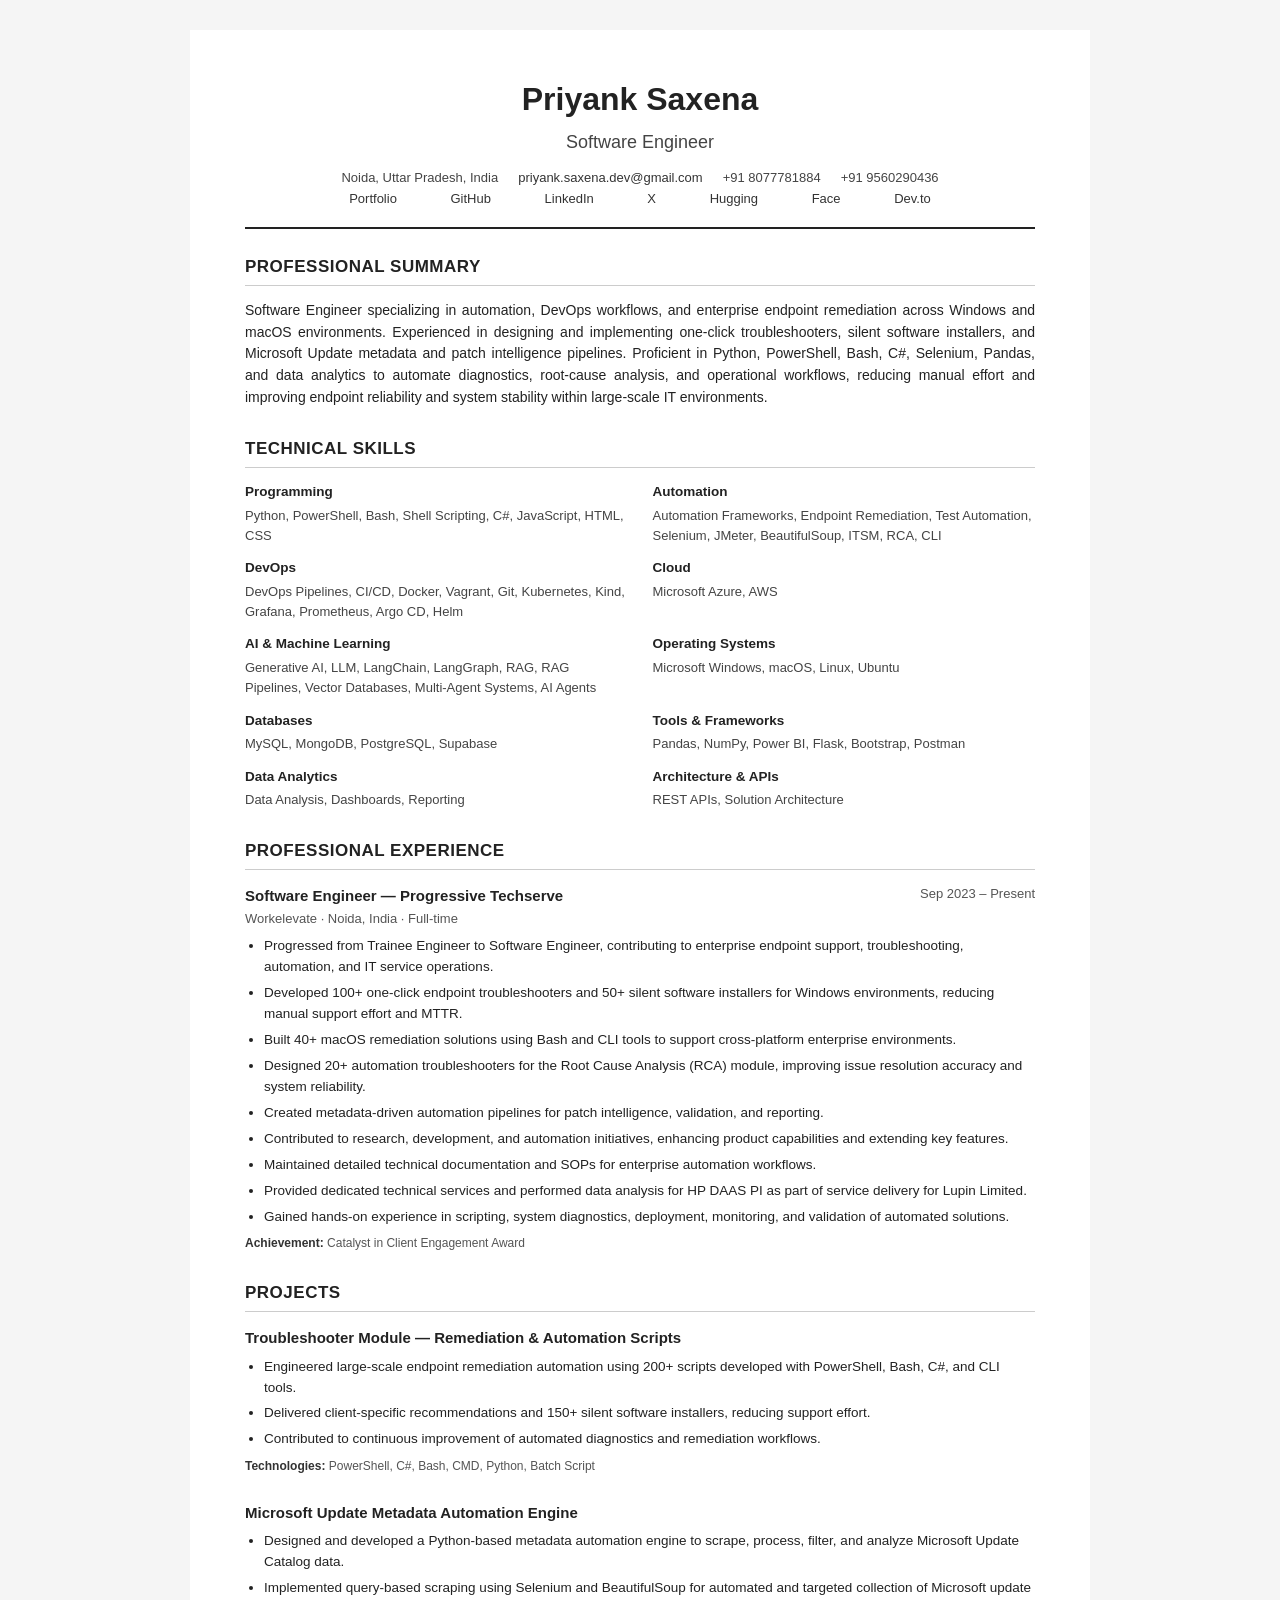
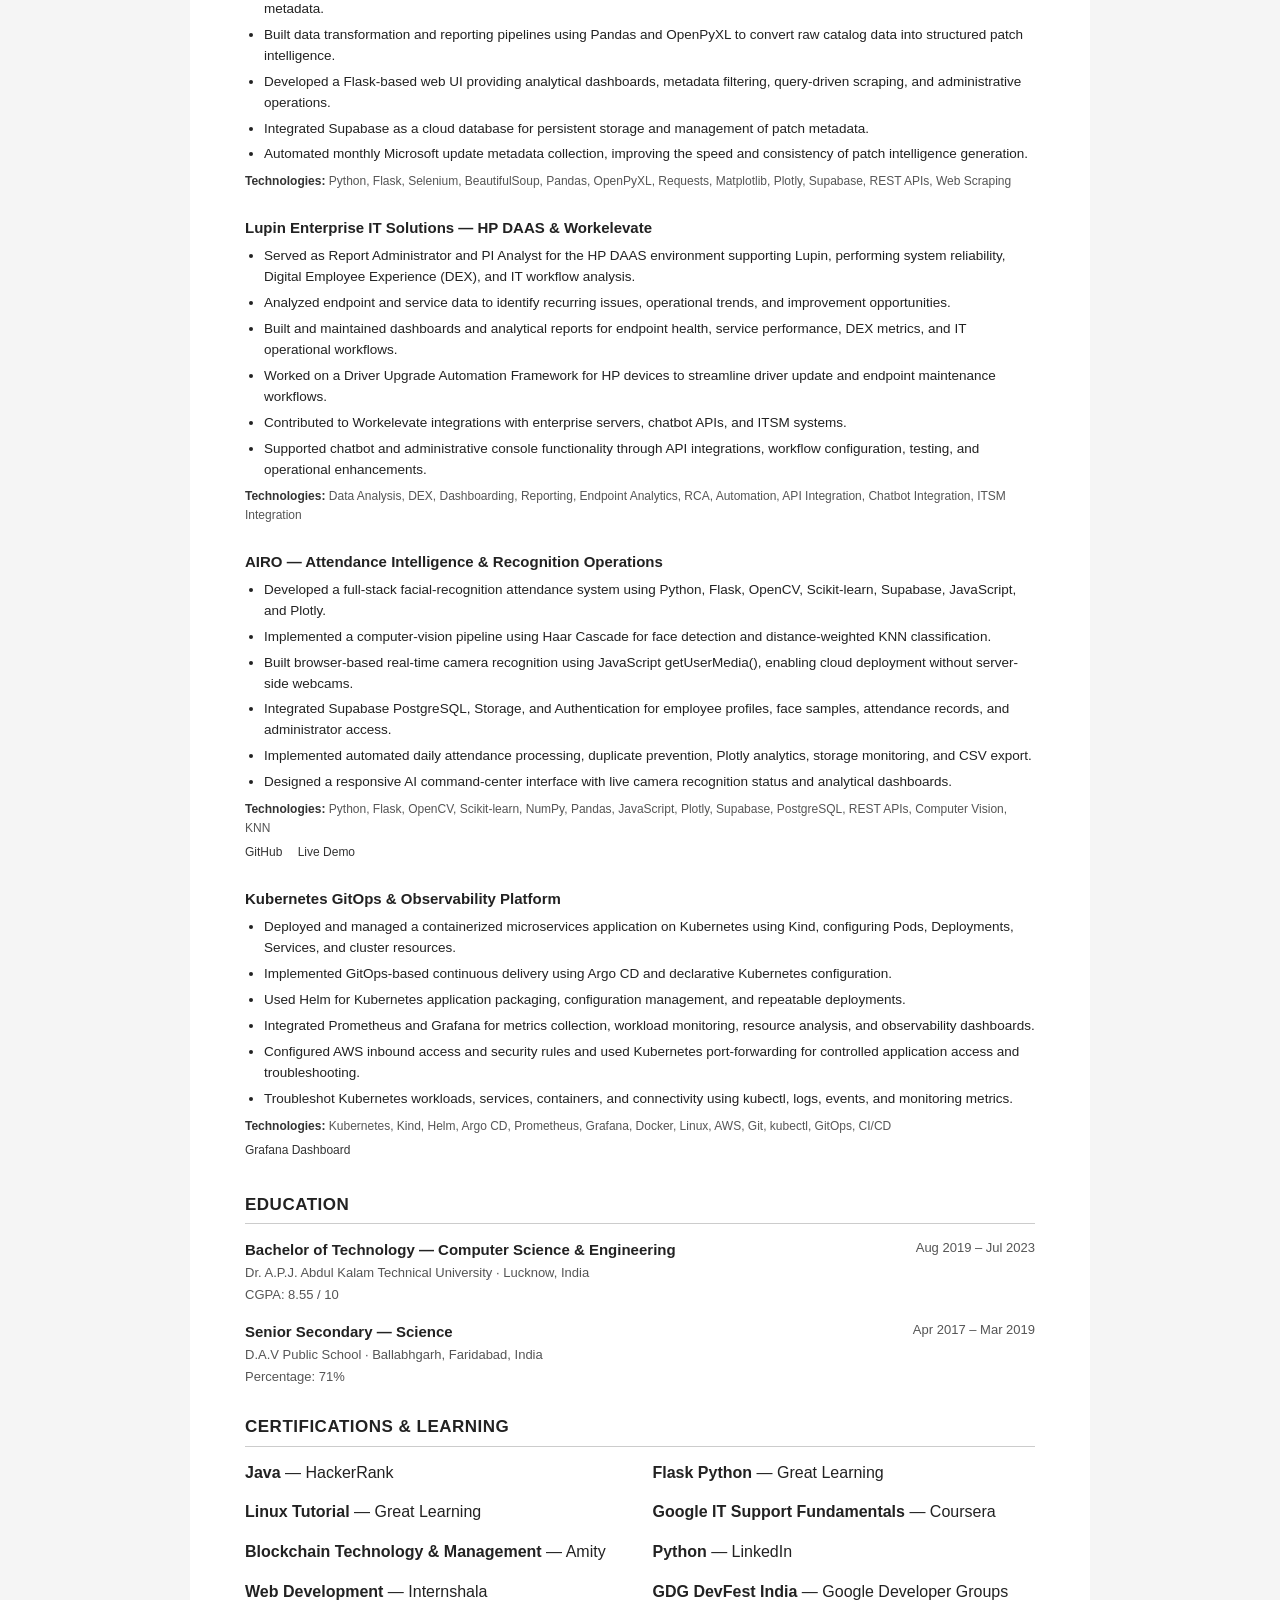
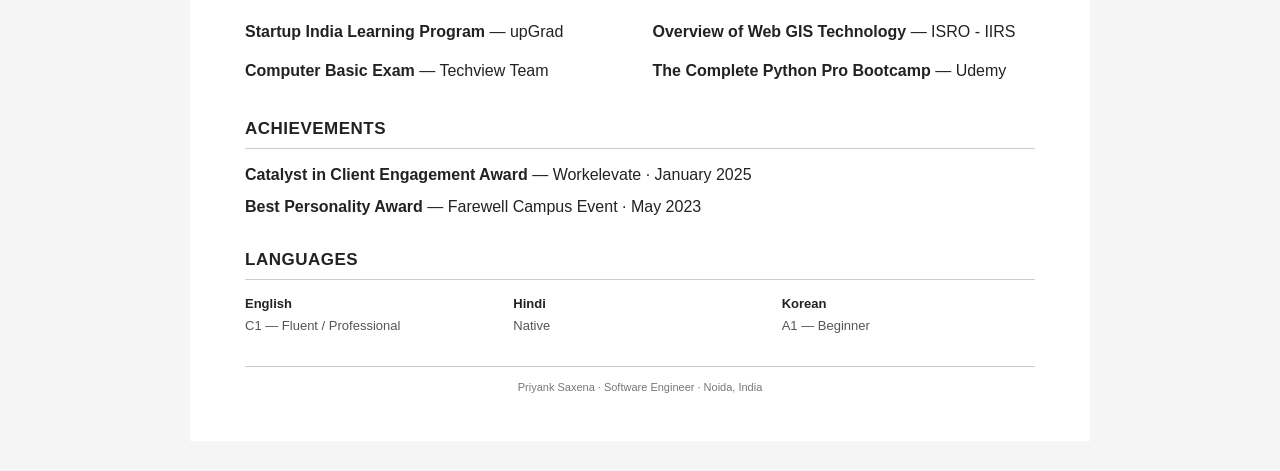
<file: seed/PriyankResume.html>
<!DOCTYPE html>
<html lang="en">
<head>
    <meta charset="UTF-8">
    <meta name="viewport" content="width=device-width, initial-scale=1.0">

    <title>Priyank Saxena | Software Engineer</title>

    <style>
        * {
            box-sizing: border-box;
            margin: 0;
            padding: 0;
        }

        body {
            font-family: Arial, Helvetica, sans-serif;
            background: #f5f5f5;
            color: #222;
            line-height: 1.55;
        }

        .resume {
            max-width: 900px;
            margin: 30px auto;
            background: #fff;
            padding: 45px 55px;
        }

        /* Header */
        .header {
            border-bottom: 2px solid #222;
            padding-bottom: 18px;
            margin-bottom: 25px;
        }

        .header h1 {
            font-size: 32px;
            font-weight: 700;
            margin-bottom: 4px;
        }

        .header .title {
            font-size: 18px;
            color: #444;
            margin-bottom: 12px;
        }

        .contact {
            /* display: flex; */
            /* flex-wrap: wrap; */
            gap: 6px 16px;
            font-size: 13px;
            color: #444;
        }

        .contact a {
            color: #333;
            text-decoration: none;
        }

        .contact a:hover {
            text-decoration: underline;
        }

        /* Sections */
        section {
            margin-bottom: 27px;
        }

        .section-title {
            font-size: 17px;
            font-weight: 700;
            text-transform: uppercase;
            letter-spacing: 0.5px;
            border-bottom: 1px solid #ccc;
            padding-bottom: 5px;
            margin-bottom: 14px;
        }

        /* Summary */
        .summary {
            font-size: 14px;
            text-align: justify;
        }

        /* Experience */
        .experience-item,
        .project-item,
        .education-item,
        .certification-item,
        .achievement-item {
            margin-bottom: 20px;
        }

        .item-header {
            display: flex;
            justify-content: space-between;
            align-items: flex-start;
            gap: 20px;
        }

        .item-title {
            font-size: 15px;
            font-weight: 700;
        }

        .item-subtitle {
            font-size: 13px;
            color: #555;
            margin-top: 2px;
        }

        .date {
            font-size: 13px;
            color: #555;
            white-space: nowrap;
        }

        ul {
            margin-top: 7px;
            padding-left: 19px;
        }

        li {
            font-size: 13.5px;
            margin-bottom: 5px;
        }

        /* Skills */
        .skills-grid {
            display: grid;
            grid-template-columns: 1fr 1fr;
            gap: 12px 25px;
        }

        .skill-group h3 {
            font-size: 13.5px;
            margin-bottom: 3px;
        }

        .skill-group p {
            font-size: 13px;
            color: #444;
        }

        /* Projects */
        .project-item {
            padding-bottom: 5px;
        }

        .project-links {
            font-size: 12px;
            margin-top: 6px;
        }

        .project-links a {
            color: #333;
            text-decoration: none;
            margin-right: 12px;
        }

        .project-links a:hover {
            text-decoration: underline;
        }

        .tech-stack {
            font-size: 12px;
            color: #555;
            margin-top: 7px;
        }

        .tech-stack strong {
            color: #333;
        }

        /* Education */
        .education-item {
            margin-bottom: 14px;
        }

        /* Certifications */
        .certifications {
            display: grid;
            grid-template-columns: 1fr 1fr;
            gap: 10px 25px;
        }

        .certification-item {
            margin-bottom: 5px;
        }

        .certification-item a {
            color: #333;
            text-decoration: none;
        }

        .certification-item a:hover {
            text-decoration: underline;
        }

        /* Achievements */
        .achievement-item {
            margin-bottom: 8px;
        }

        /* Languages */
        .languages {
            display: grid;
            grid-template-columns: repeat(3, 1fr);
            gap: 15px;
        }

        .language {
            font-size: 13px;
        }

        .language strong {
            display: block;
            margin-bottom: 2px;
        }

        .language span {
            color: #555;
        }

        /* Footer */
        .footer {
            border-top: 1px solid #ccc;
            padding-top: 12px;
            margin-top: 30px;
            font-size: 11px;
            color: #777;
            text-align: center;
        }

        /* Responsive */
        @media (max-width: 700px) {
            .resume {
                margin: 0;
                padding: 30px 25px;
            }

            .item-header {
                flex-direction: column;
                gap: 2px;
            }

            .skills-grid,
            .certifications,
            .languages {
                grid-template-columns: 1fr;
            }

            .contact {
                flex-direction: column;
                gap: 3px;
            }
        }

        /* Print */
        @media print {
            body {
                background: #fff;
            }

            .resume {
                max-width: none;
                margin: 0;
                padding: 25px 35px;
            }

            a {
                color: #222 !important;
                text-decoration: none !important;
            }

            section {
                break-inside: avoid;
            }

            .project-item,
            .experience-item {
                break-inside: avoid;
            }
        }
    </style>
</head>

<body>

<div class="resume">

    <!-- HEADER -->
    <header class="header" style="text-align: center;">

        <h1>Priyank Saxena</h1>

        <div class="title" style="align-items: center; text-align: center;">
            Software Engineer
        </div>

        <div class="contact" style="text-align: center;">
            <div class="address" style="text-align: center; display: flex; gap: 20px; align-items: center; justify-content: center;">
                <span>Noida, Uttar Pradesh, India</span>

                <span>
                    <a href="mailto:priyank.saxena.dev@gmail.com">
                        priyank.saxena.dev@gmail.com
                    </a>
                </span>

                <span>+91 8077781884</span>

                <span>+91 9560290436</span>
            </div>
            <div class="linkAddress" style="text-align: center; word-spacing: 50px;">
                <span>
                    <a href="https://priyank-saxena-portfolio.onrender.com/"
                    target="_blank">
                        Portfolio
                    </a>
                </span>

                <span>
                    <a href="https://github.com/PriyankV25"
                    target="_blank">
                        GitHub
                    </a>
                </span>

                <span>
                    <a href="https://www.linkedin.com/in/priyanksaxenaps/"
                    target="_blank">
                        LinkedIn
                    </a>
                </span>

                <span>
                    <a href="https://x.com/i_priyank25"
                    target="_blank">
                        X
                    </a>
                </span>

                <span>
                    <a href="https://huggingface.co/priyankDev"
                    target="_blank">
                        Hugging Face
                    </a>
                </span>

                <span>
                    <a href="https://dev.to/priyank_dev"
                    target="_blank">
                        Dev.to
                    </a>
                </span>
            </div>

        </div>

    </header>


    <!-- SUMMARY -->
    <section>

        <h2 class="section-title">Professional Summary</h2>

        <p class="summary">
            Software Engineer specializing in automation, DevOps workflows,
            and enterprise endpoint remediation across Windows and macOS
            environments. Experienced in designing and implementing one-click
            troubleshooters, silent software installers, and Microsoft Update
            metadata and patch intelligence pipelines. Proficient in Python,
            PowerShell, Bash, C#, Selenium, Pandas, and data analytics to
            automate diagnostics, root-cause analysis, and operational
            workflows, reducing manual effort and improving endpoint
            reliability and system stability within large-scale IT
            environments.
        </p>

    </section>


    <!-- SKILLS -->
    <section>

        <h2 class="section-title">Technical Skills</h2>

        <div class="skills-grid">

            <div class="skill-group">
                <h3>Programming</h3>
                <p>
                    Python, PowerShell, Bash, Shell Scripting, C#,
                    JavaScript, HTML, CSS
                </p>
            </div>

            <div class="skill-group">
                <h3>Automation</h3>
                <p>
                    Automation Frameworks, Endpoint Remediation,
                    Test Automation, Selenium, JMeter, BeautifulSoup,
                    ITSM, RCA, CLI
                </p>
            </div>

            <div class="skill-group">
                <h3>DevOps</h3>
                <p>
                    DevOps Pipelines, CI/CD, Docker, Vagrant, Git,
                    Kubernetes, Kind, Grafana, Prometheus, Argo CD, Helm
                </p>
            </div>

            <div class="skill-group">
                <h3>Cloud</h3>
                <p>Microsoft Azure, AWS</p>
            </div>

            <div class="skill-group">
                <h3>AI & Machine Learning</h3>
                <p>
                    Generative AI, LLM, LangChain, LangGraph, RAG,
                    RAG Pipelines, Vector Databases, Multi-Agent Systems,
                    AI Agents
                </p>
            </div>

            <div class="skill-group">
                <h3>Operating Systems</h3>
                <p>
                    Microsoft Windows, macOS, Linux, Ubuntu
                </p>
            </div>

            <div class="skill-group">
                <h3>Databases</h3>
                <p>
                    MySQL, MongoDB, PostgreSQL, Supabase
                </p>
            </div>

            <div class="skill-group">
                <h3>Tools & Frameworks</h3>
                <p>
                    Pandas, NumPy, Power BI, Flask, Bootstrap, Postman
                </p>
            </div>

            <div class="skill-group">
                <h3>Data Analytics</h3>
                <p>
                    Data Analysis, Dashboards, Reporting
                </p>
            </div>

            <div class="skill-group">
                <h3>Architecture & APIs</h3>
                <p>
                    REST APIs, Solution Architecture
                </p>
            </div>

        </div>

    </section>


    <!-- EXPERIENCE -->
    <section>

        <h2 class="section-title">Professional Experience</h2>

        <div class="experience-item">

            <div class="item-header">

                <div>
                    <div class="item-title">
                        Software Engineer — Progressive Techserve
                    </div>

                    <div class="item-subtitle">
                        Workelevate · Noida, India · Full-time
                    </div>
                </div>

                <div class="date">
                    Sep 2023 – Present
                </div>

            </div>

            <ul>

                <li>
                    Progressed from Trainee Engineer to Software Engineer,
                    contributing to enterprise endpoint support,
                    troubleshooting, automation, and IT service operations.
                </li>

                <li>
                    Developed 100+ one-click endpoint troubleshooters and
                    50+ silent software installers for Windows environments,
                    reducing manual support effort and MTTR.
                </li>

                <li>
                    Built 40+ macOS remediation solutions using Bash and
                    CLI tools to support cross-platform enterprise
                    environments.
                </li>

                <li>
                    Designed 20+ automation troubleshooters for the
                    Root Cause Analysis (RCA) module, improving issue
                    resolution accuracy and system reliability.
                </li>

                <li>
                    Created metadata-driven automation pipelines for
                    patch intelligence, validation, and reporting.
                </li>

                <li>
                    Contributed to research, development, and automation
                    initiatives, enhancing product capabilities and
                    extending key features.
                </li>

                <li>
                    Maintained detailed technical documentation and SOPs
                    for enterprise automation workflows.
                </li>

                <li>
                    Provided dedicated technical services and performed
                    data analysis for HP DAAS PI as part of service delivery
                    for Lupin Limited.
                </li>

                <li>
                    Gained hands-on experience in scripting, system
                    diagnostics, deployment, monitoring, and validation
                    of automated solutions.
                </li>

            </ul>

            <div class="tech-stack">
                <strong>Achievement:</strong>
                Catalyst in Client Engagement Award
            </div>

        </div>

    </section>


    <!-- PROJECTS -->
    <section>

        <h2 class="section-title">Projects</h2>


        <!-- Project 1 -->
        <div class="project-item">

            <div class="item-title">
                Troubleshooter Module — Remediation & Automation Scripts
            </div>

            <ul>

                <li>
                    Engineered large-scale endpoint remediation automation
                    using 200+ scripts developed with PowerShell, Bash,
                    C#, and CLI tools.
                </li>

                <li>
                    Delivered client-specific recommendations and 150+
                    silent software installers, reducing support effort.
                </li>

                <li>
                    Contributed to continuous improvement of automated
                    diagnostics and remediation workflows.
                </li>

            </ul>

            <div class="tech-stack">
                <strong>Technologies:</strong>
                PowerShell, C#, Bash, CMD, Python, Batch Script
            </div>

        </div>


        <!-- Project 2 -->
        <div class="project-item">

            <div class="item-title">
                Microsoft Update Metadata Automation Engine
            </div>

            <ul>

                <li>
                    Designed and developed a Python-based metadata
                    automation engine to scrape, process, filter, and
                    analyze Microsoft Update Catalog data.
                </li>

                <li>
                    Implemented query-based scraping using Selenium and
                    BeautifulSoup for automated and targeted collection
                    of Microsoft update metadata.
                </li>

                <li>
                    Built data transformation and reporting pipelines
                    using Pandas and OpenPyXL to convert raw catalog data
                    into structured patch intelligence.
                </li>

                <li>
                    Developed a Flask-based web UI providing analytical
                    dashboards, metadata filtering, query-driven scraping,
                    and administrative operations.
                </li>

                <li>
                    Integrated Supabase as a cloud database for persistent
                    storage and management of patch metadata.
                </li>

                <li>
                    Automated monthly Microsoft update metadata collection,
                    improving the speed and consistency of patch
                    intelligence generation.
                </li>

            </ul>

            <div class="tech-stack">
                <strong>Technologies:</strong>
                Python, Flask, Selenium, BeautifulSoup, Pandas,
                OpenPyXL, Requests, Matplotlib, Plotly, Supabase,
                REST APIs, Web Scraping
            </div>

        </div>


        <!-- Project 3 -->
        <div class="project-item">

            <div class="item-title">
                Lupin Enterprise IT Solutions — HP DAAS & Workelevate
            </div>

            <ul>

                <li>
                    Served as Report Administrator and PI Analyst for the
                    HP DAAS environment supporting Lupin, performing system
                    reliability, Digital Employee Experience (DEX), and
                    IT workflow analysis.
                </li>

                <li>
                    Analyzed endpoint and service data to identify recurring
                    issues, operational trends, and improvement opportunities.
                </li>

                <li>
                    Built and maintained dashboards and analytical reports
                    for endpoint health, service performance, DEX metrics,
                    and IT operational workflows.
                </li>

                <li>
                    Worked on a Driver Upgrade Automation Framework for
                    HP devices to streamline driver update and endpoint
                    maintenance workflows.
                </li>

                <li>
                    Contributed to Workelevate integrations with enterprise
                    servers, chatbot APIs, and ITSM systems.
                </li>

                <li>
                    Supported chatbot and administrative console
                    functionality through API integrations, workflow
                    configuration, testing, and operational enhancements.
                </li>

            </ul>

            <div class="tech-stack">
                <strong>Technologies:</strong>
                Data Analysis, DEX, Dashboarding, Reporting,
                Endpoint Analytics, RCA, Automation, API Integration,
                Chatbot Integration, ITSM Integration
            </div>

        </div>


        <!-- Project 4 -->
        <div class="project-item">

            <div class="item-title">
                AIRO — Attendance Intelligence & Recognition Operations
            </div>

            <ul>

                <li>
                    Developed a full-stack facial-recognition attendance
                    system using Python, Flask, OpenCV, Scikit-learn,
                    Supabase, JavaScript, and Plotly.
                </li>

                <li>
                    Implemented a computer-vision pipeline using Haar
                    Cascade for face detection and distance-weighted
                    KNN classification.
                </li>

                <li>
                    Built browser-based real-time camera recognition using
                    JavaScript getUserMedia(), enabling cloud deployment
                    without server-side webcams.
                </li>

                <li>
                    Integrated Supabase PostgreSQL, Storage, and
                    Authentication for employee profiles, face samples,
                    attendance records, and administrator access.
                </li>

                <li>
                    Implemented automated daily attendance processing,
                    duplicate prevention, Plotly analytics, storage
                    monitoring, and CSV export.
                </li>

                <li>
                    Designed a responsive AI command-center interface
                    with live camera recognition status and analytical
                    dashboards.
                </li>

            </ul>

            <div class="tech-stack">
                <strong>Technologies:</strong>
                Python, Flask, OpenCV, Scikit-learn, NumPy, Pandas,
                JavaScript, Plotly, Supabase, PostgreSQL, REST APIs,
                Computer Vision, KNN
            </div>

            <div class="project-links">
                <a href="https://github.com/PriyankV25/AIRO-Attendance.git"
                   target="_blank">
                    GitHub
                </a>

                <a href="https://airo-attendance.onrender.com"
                   target="_blank">
                    Live Demo
                </a>
            </div>

        </div>


        <!-- Project 5 -->
        <div class="project-item">

            <div class="item-title">
                Kubernetes GitOps & Observability Platform
            </div>

            <ul>

                <li>
                    Deployed and managed a containerized microservices
                    application on Kubernetes using Kind, configuring
                    Pods, Deployments, Services, and cluster resources.
                </li>

                <li>
                    Implemented GitOps-based continuous delivery using
                    Argo CD and declarative Kubernetes configuration.
                </li>

                <li>
                    Used Helm for Kubernetes application packaging,
                    configuration management, and repeatable deployments.
                </li>

                <li>
                    Integrated Prometheus and Grafana for metrics collection,
                    workload monitoring, resource analysis, and
                    observability dashboards.
                </li>

                <li>
                    Configured AWS inbound access and security rules and
                    used Kubernetes port-forwarding for controlled
                    application access and troubleshooting.
                </li>

                <li>
                    Troubleshot Kubernetes workloads, services, containers,
                    and connectivity using kubectl, logs, events, and
                    monitoring metrics.
                </li>

            </ul>

            <div class="tech-stack">
                <strong>Technologies:</strong>
                Kubernetes, Kind, Helm, Argo CD, Prometheus, Grafana,
                Docker, Linux, AWS, Git, kubectl, GitOps, CI/CD
            </div>

            <div class="project-links">
                <a href="https://snapshots.raintank.io/dashboard/snapshot/GsXwaX7GOAGAut56ptSoU2M0YSffO4LJ"
                   target="_blank">
                    Grafana Dashboard
                </a>
            </div>

        </div>

    </section>


    <!-- EDUCATION -->
    <section>

        <h2 class="section-title">Education</h2>


        <div class="education-item">

            <div class="item-header">

                <div>
                    <div class="item-title">
                        Bachelor of Technology — Computer Science & Engineering
                    </div>

                    <div class="item-subtitle">
                        Dr. A.P.J. Abdul Kalam Technical University · Lucknow, India
                    </div>
                </div>

                <div class="date">
                    Aug 2019 – Jul 2023
                </div>

            </div>

            <div class="item-subtitle">
                CGPA: 8.55 / 10
            </div>

        </div>


        <div class="education-item">

            <div class="item-header">

                <div>
                    <div class="item-title">
                        Senior Secondary — Science
                    </div>

                    <div class="item-subtitle">
                        D.A.V Public School · Ballabhgarh, Faridabad, India
                    </div>
                </div>

                <div class="date">
                    Apr 2017 – Mar 2019
                </div>

            </div>

            <div class="item-subtitle">
                Percentage: 71%
            </div>

        </div>

    </section>


    <!-- CERTIFICATIONS -->
    <section>

        <h2 class="section-title">Certifications & Learning</h2>

        <div class="certifications">

            <div class="certification-item">
                <strong>Java</strong> — HackerRank
            </div>

            <div class="certification-item">
                <strong>Flask Python</strong> — Great Learning
            </div>

            <div class="certification-item">
                <strong>Linux Tutorial</strong> — Great Learning
            </div>

            <div class="certification-item">
                <strong>Google IT Support Fundamentals</strong> — Coursera
            </div>

            <div class="certification-item">
                <strong>Blockchain Technology & Management</strong> — Amity
            </div>

            <div class="certification-item">
                <strong>Python</strong> — LinkedIn
            </div>

            <div class="certification-item">
                <strong>Web Development</strong> — Internshala
            </div>

            <div class="certification-item">
                <strong>GDG DevFest India</strong> — Google Developer Groups
            </div>

            <div class="certification-item">
                <strong>Startup India Learning Program</strong> — upGrad
            </div>

            <div class="certification-item">
                <strong>Overview of Web GIS Technology</strong> — ISRO - IIRS
            </div>

            <div class="certification-item">
                <strong>Computer Basic Exam</strong> — Techview Team
            </div>

            <div class="certification-item">
                <strong>The Complete Python Pro Bootcamp</strong> — Udemy
            </div>

        </div>

    </section>


    <!-- ACHIEVEMENTS -->
    <section>

        <h2 class="section-title">Achievements</h2>

        <div class="achievement-item">
            <strong>Catalyst in Client Engagement Award</strong>
            — Workelevate · January 2025
        </div>

        <div class="achievement-item">
            <strong>Best Personality Award</strong>
            — Farewell Campus Event · May 2023
        </div>

    </section>


    <!-- LANGUAGES -->
    <section>

        <h2 class="section-title">Languages</h2>

        <div class="languages">

            <div class="language">
                <strong>English</strong>
                <span>C1 — Fluent / Professional</span>
            </div>

            <div class="language">
                <strong>Hindi</strong>
                <span>Native</span>
            </div>

            <div class="language">
                <strong>Korean</strong>
                <span>A1 — Beginner</span>
            </div>

        </div>

    </section>


    <div class="footer">
        Priyank Saxena · Software Engineer · Noida, India
    </div>

</div>

</body>
</html>
</file>
